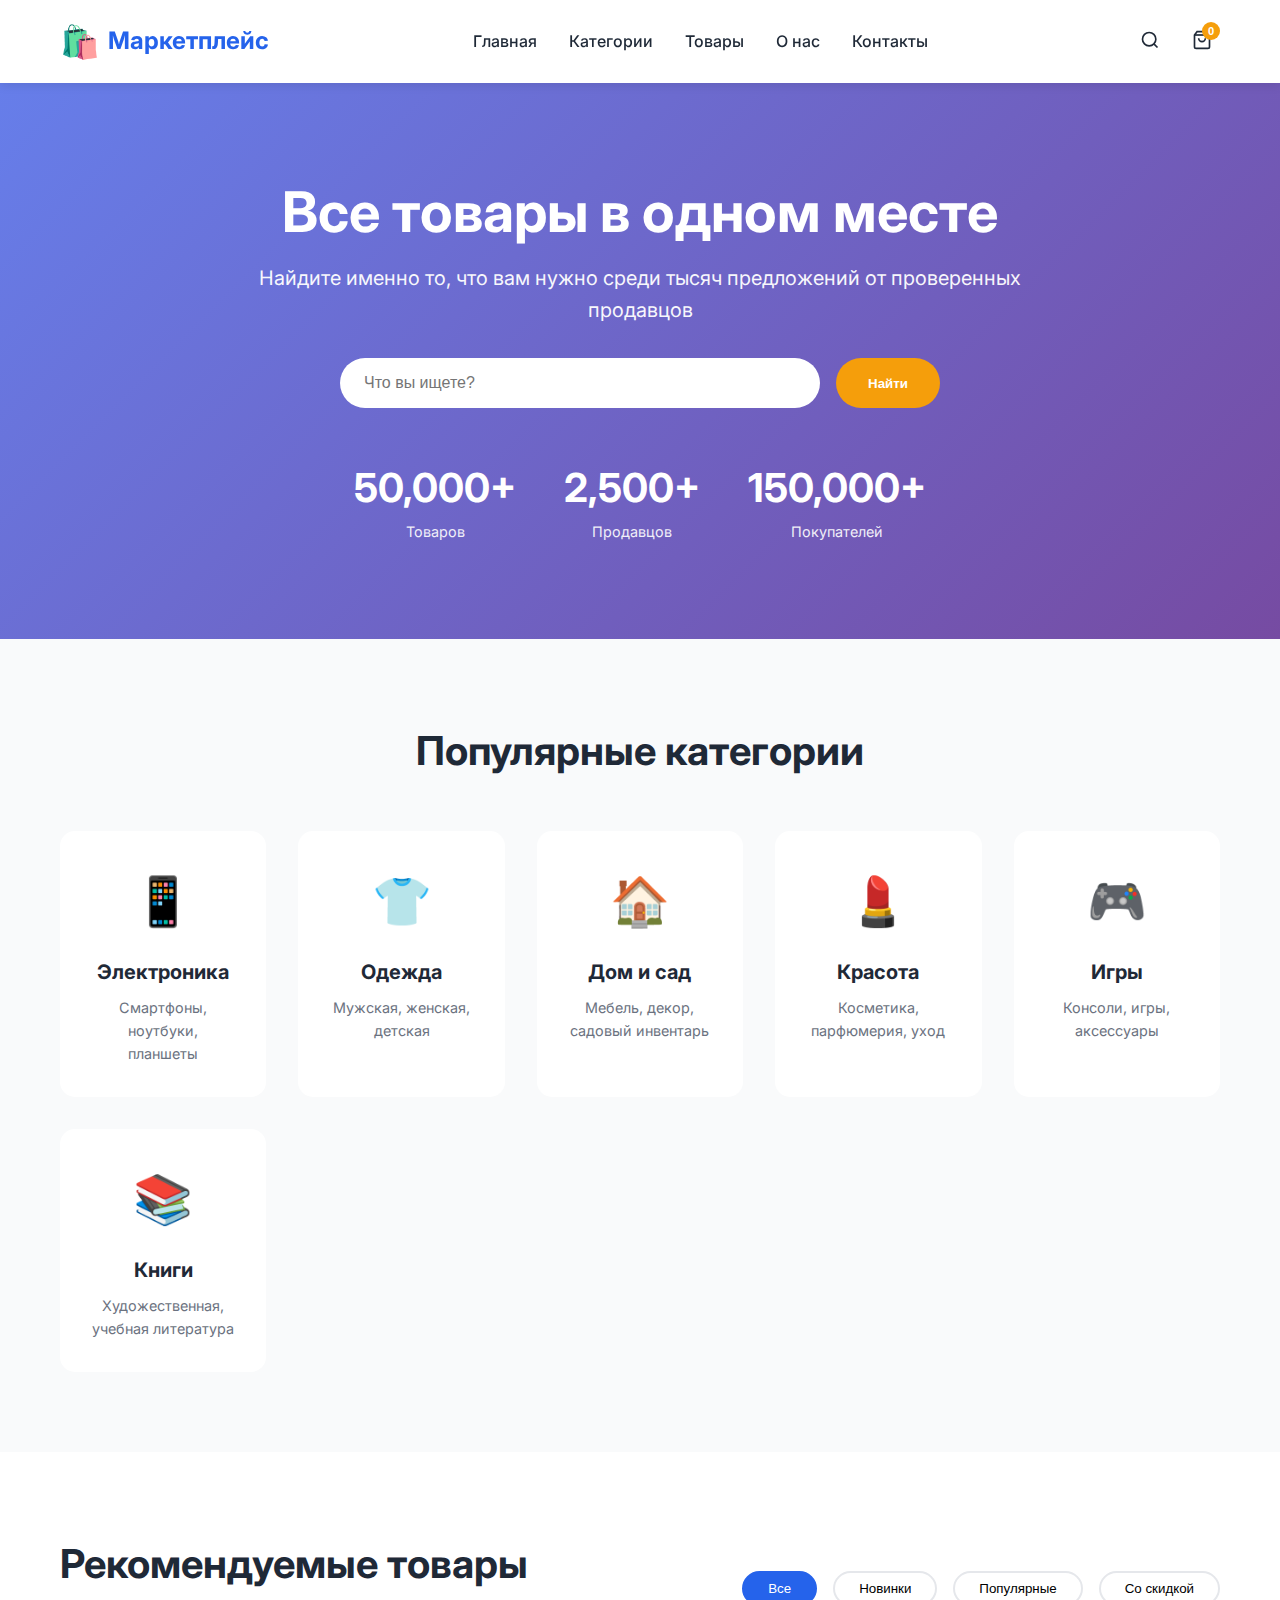
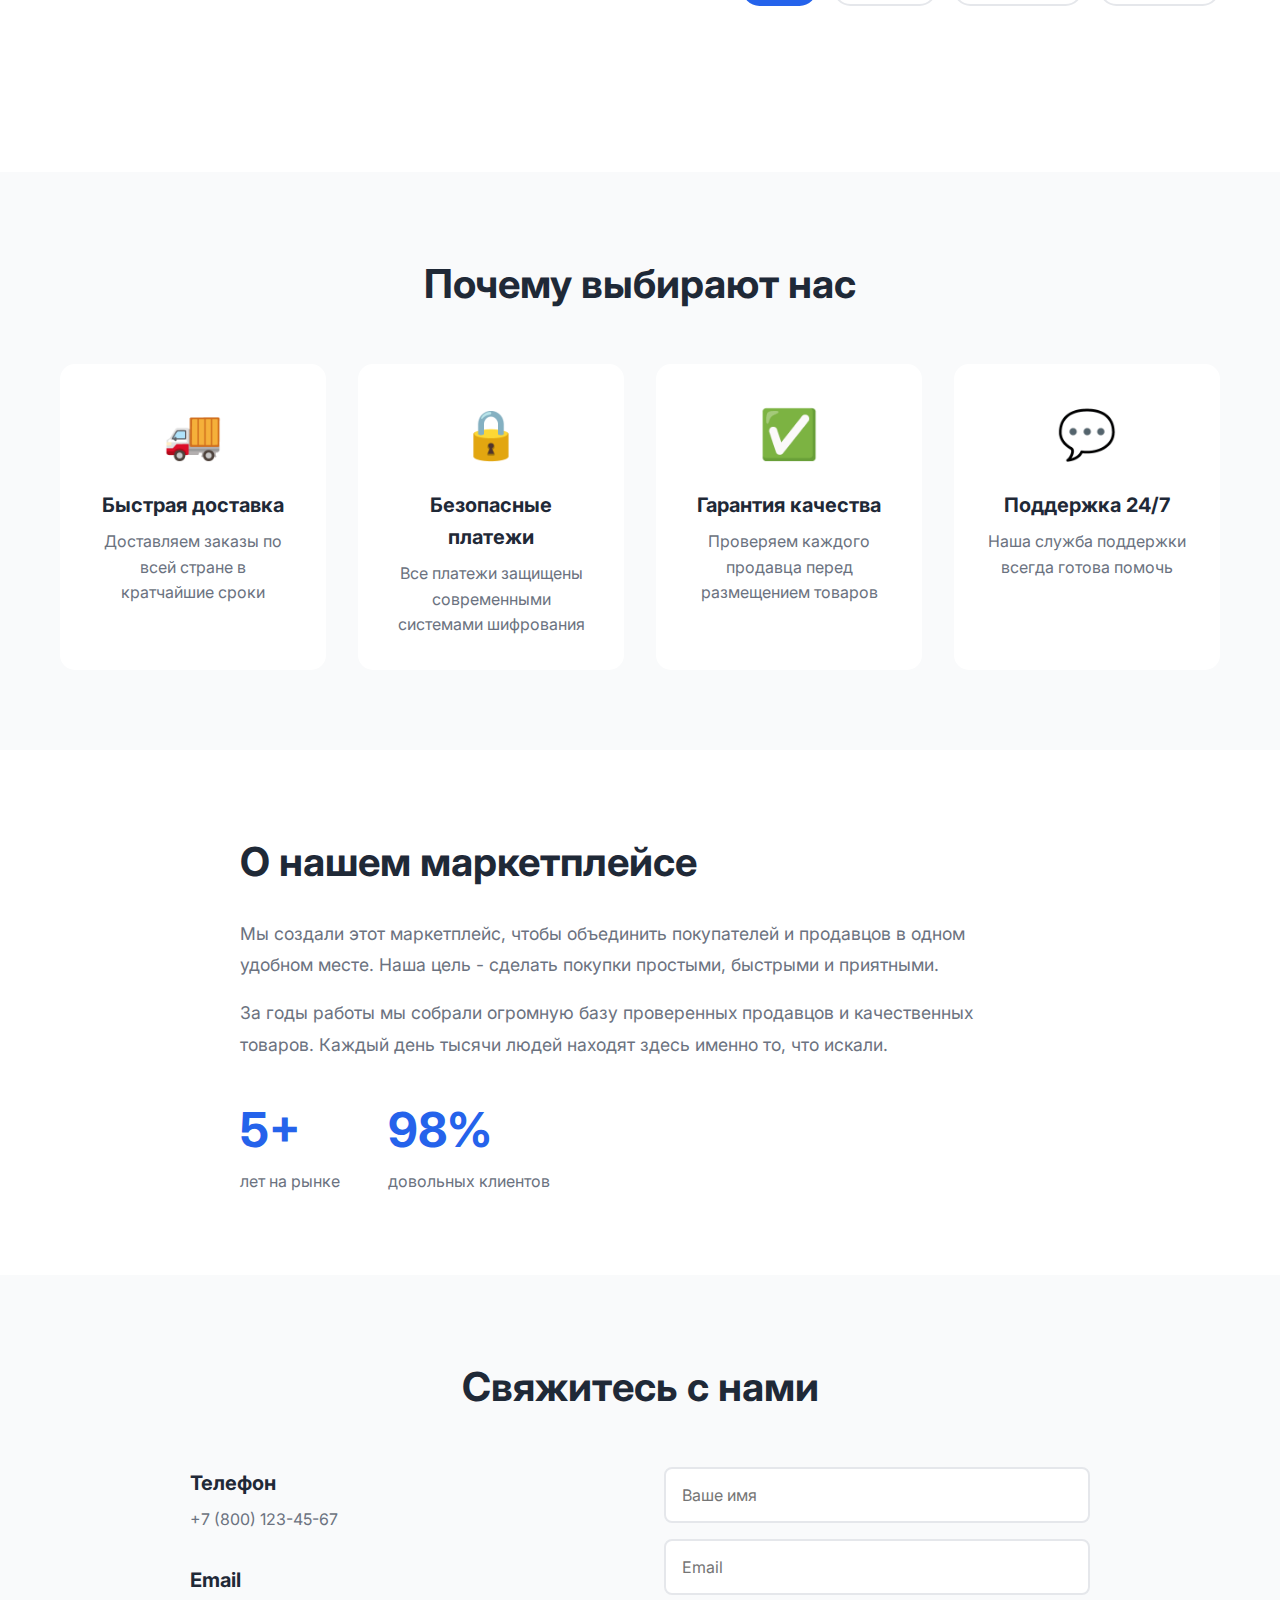
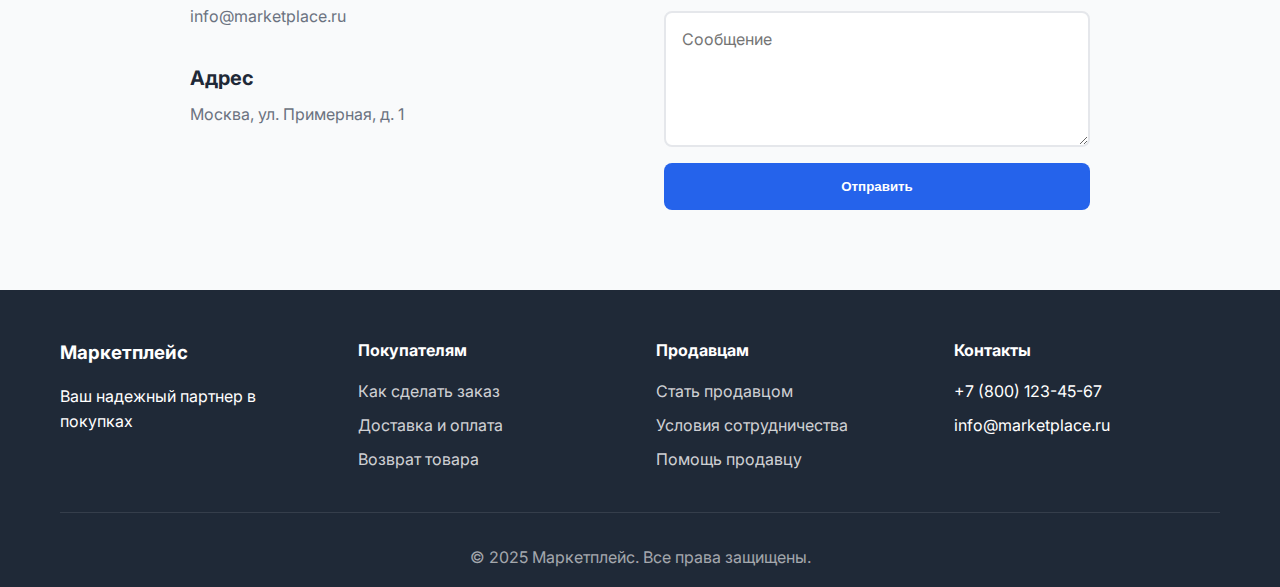
<file: index.html>
<!DOCTYPE html>
<html lang="ru">
<head>
    <meta charset="UTF-8">
    <meta name="viewport" content="width=device-width, initial-scale=1.0">
    <title>Маркетплейс - Все товары в одном месте</title>
    <link rel="preconnect" href="https://fonts.googleapis.com">
    <link rel="preconnect" href="https://fonts.gstatic.com" crossorigin>
    <link href="https://fonts.googleapis.com/css2?family=Inter:wght@300;400;500;600;700&display=swap" rel="stylesheet">
    <link rel="stylesheet" href="styles.css">
</head>
<body>
    <!-- Навигация -->
    <nav class="navbar">
        <div class="container">
            <div class="nav-content">
                <div class="logo">
                    <span class="logo-icon">🛍️</span>
                    <span class="logo-text">Маркетплейс</span>
                </div>
                <div class="nav-links">
                    <a href="#home">Главная</a>
                    <a href="#categories">Категории</a>
                    <a href="#products">Товары</a>
                    <a href="#about">О нас</a>
                    <a href="#contact">Контакты</a>
                </div>
                <div class="nav-actions">
                    <button class="search-btn" aria-label="Поиск">
                        <svg width="20" height="20" viewBox="0 0 24 24" fill="none" stroke="currentColor" stroke-width="2">
                            <circle cx="11" cy="11" r="8"></circle>
                            <path d="m21 21-4.35-4.35"></path>
                        </svg>
                    </button>
                    <button class="cart-btn" aria-label="Корзина">
                        <svg width="20" height="20" viewBox="0 0 24 24" fill="none" stroke="currentColor" stroke-width="2">
                            <path d="M6 2L3 6v14a2 2 0 0 0 2 2h14a2 2 0 0 0 2-2V6l-3-4z"></path>
                            <line x1="3" y1="6" x2="21" y2="6"></line>
                            <path d="M16 10a4 4 0 0 1-8 0"></path>
                        </svg>
                        <span class="cart-count">0</span>
                    </button>
                </div>
                <button class="mobile-menu-btn" aria-label="Меню">
                    <span></span>
                    <span></span>
                    <span></span>
                </button>
            </div>
        </div>
    </nav>

    <!-- Главная секция -->
    <section id="home" class="hero">
        <div class="container">
            <div class="hero-content">
                <h1 class="hero-title">Все товары в одном месте</h1>
                <p class="hero-subtitle">Найдите именно то, что вам нужно среди тысяч предложений от проверенных продавцов</p>
                <div class="hero-search">
                    <input type="text" placeholder="Что вы ищете?" class="search-input">
                    <button class="search-submit">Найти</button>
                </div>
                <div class="hero-stats">
                    <div class="stat-item">
                        <span class="stat-number">50,000+</span>
                        <span class="stat-label">Товаров</span>
                    </div>
                    <div class="stat-item">
                        <span class="stat-number">2,500+</span>
                        <span class="stat-label">Продавцов</span>
                    </div>
                    <div class="stat-item">
                        <span class="stat-number">150,000+</span>
                        <span class="stat-label">Покупателей</span>
                    </div>
                </div>
            </div>
        </div>
    </section>

    <!-- Категории -->
    <section id="categories" class="categories">
        <div class="container">
            <h2 class="section-title">Популярные категории</h2>
            <div class="categories-grid">
                <div class="category-card">
                    <div class="category-icon">📱</div>
                    <h3>Электроника</h3>
                    <p>Смартфоны, ноутбуки, планшеты</p>
                </div>
                <div class="category-card">
                    <div class="category-icon">👕</div>
                    <h3>Одежда</h3>
                    <p>Мужская, женская, детская</p>
                </div>
                <div class="category-card">
                    <div class="category-icon">🏠</div>
                    <h3>Дом и сад</h3>
                    <p>Мебель, декор, садовый инвентарь</p>
                </div>
                <div class="category-card">
                    <div class="category-icon">💄</div>
                    <h3>Красота</h3>
                    <p>Косметика, парфюмерия, уход</p>
                </div>
                <div class="category-card">
                    <div class="category-icon">🎮</div>
                    <h3>Игры</h3>
                    <p>Консоли, игры, аксессуары</p>
                </div>
                <div class="category-card">
                    <div class="category-icon">📚</div>
                    <h3>Книги</h3>
                    <p>Художественная, учебная литература</p>
                </div>
            </div>
        </div>
    </section>

    <!-- Товары -->
    <section id="products" class="products">
        <div class="container">
            <div class="section-header">
                <h2 class="section-title">Рекомендуемые товары</h2>
                <div class="filter-buttons">
                    <button class="filter-btn active">Все</button>
                    <button class="filter-btn">Новинки</button>
                    <button class="filter-btn">Популярные</button>
                    <button class="filter-btn">Со скидкой</button>
                </div>
            </div>
            <div class="products-grid" id="productsGrid">
                <!-- Товары будут добавлены через JavaScript -->
            </div>
        </div>
    </section>

    <!-- Преимущества -->
    <section class="features">
        <div class="container">
            <h2 class="section-title">Почему выбирают нас</h2>
            <div class="features-grid">
                <div class="feature-card">
                    <div class="feature-icon">🚚</div>
                    <h3>Быстрая доставка</h3>
                    <p>Доставляем заказы по всей стране в кратчайшие сроки</p>
                </div>
                <div class="feature-card">
                    <div class="feature-icon">🔒</div>
                    <h3>Безопасные платежи</h3>
                    <p>Все платежи защищены современными системами шифрования</p>
                </div>
                <div class="feature-card">
                    <div class="feature-icon">✅</div>
                    <h3>Гарантия качества</h3>
                    <p>Проверяем каждого продавца перед размещением товаров</p>
                </div>
                <div class="feature-card">
                    <div class="feature-icon">💬</div>
                    <h3>Поддержка 24/7</h3>
                    <p>Наша служба поддержки всегда готова помочь</p>
                </div>
            </div>
        </div>
    </section>

    <!-- О нас -->
    <section id="about" class="about">
        <div class="container">
            <div class="about-content">
                <div class="about-text">
                    <h2>О нашем маркетплейсе</h2>
                    <p>Мы создали этот маркетплейс, чтобы объединить покупателей и продавцов в одном удобном месте. Наша цель - сделать покупки простыми, быстрыми и приятными.</p>
                    <p>За годы работы мы собрали огромную базу проверенных продавцов и качественных товаров. Каждый день тысячи людей находят здесь именно то, что искали.</p>
                    <div class="about-stats">
                        <div class="about-stat">
                            <span class="about-stat-number">5+</span>
                            <span class="about-stat-label">лет на рынке</span>
                        </div>
                        <div class="about-stat">
                            <span class="about-stat-number">98%</span>
                            <span class="about-stat-label">довольных клиентов</span>
                        </div>
                    </div>
                </div>
            </div>
        </div>
    </section>

    <!-- Контакты -->
    <section id="contact" class="contact">
        <div class="container">
            <h2 class="section-title">Свяжитесь с нами</h2>
            <div class="contact-content">
                <div class="contact-info">
                    <div class="contact-item">
                        <h3>Телефон</h3>
                        <p>+7 (800) 123-45-67</p>
                    </div>
                    <div class="contact-item">
                        <h3>Email</h3>
                        <p>info@marketplace.ru</p>
                    </div>
                    <div class="contact-item">
                        <h3>Адрес</h3>
                        <p>Москва, ул. Примерная, д. 1</p>
                    </div>
                </div>
                <form class="contact-form">
                    <input type="text" placeholder="Ваше имя" required>
                    <input type="email" placeholder="Email" required>
                    <textarea placeholder="Сообщение" rows="5" required></textarea>
                    <button type="submit" class="submit-btn">Отправить</button>
                </form>
            </div>
        </div>
    </section>

    <!-- Подвал -->
    <footer class="footer">
        <div class="container">
            <div class="footer-content">
                <div class="footer-section">
                    <h3>Маркетплейс</h3>
                    <p>Ваш надежный партнер в покупках</p>
                </div>
                <div class="footer-section">
                    <h4>Покупателям</h4>
                    <ul>
                        <li><a href="#">Как сделать заказ</a></li>
                        <li><a href="#">Доставка и оплата</a></li>
                        <li><a href="#">Возврат товара</a></li>
                    </ul>
                </div>
                <div class="footer-section">
                    <h4>Продавцам</h4>
                    <ul>
                        <li><a href="#">Стать продавцом</a></li>
                        <li><a href="#">Условия сотрудничества</a></li>
                        <li><a href="#">Помощь продавцу</a></li>
                    </ul>
                </div>
                <div class="footer-section">
                    <h4>Контакты</h4>
                    <ul>
                        <li>+7 (800) 123-45-67</li>
                        <li>info@marketplace.ru</li>
                    </ul>
                </div>
            </div>
            <div class="footer-bottom">
                <p>&copy; 2025 Маркетплейс. Все права защищены.</p>
            </div>
        </div>
    </footer>

    <!-- Модальное окно корзины -->
    <div id="cartModal" class="cart-modal">
        <div class="cart-modal-content">
            <div class="cart-modal-header">
                <h2>Корзина</h2>
                <button class="cart-close-btn" aria-label="Закрыть">&times;</button>
            </div>
            <div class="cart-items" id="cartItems">
                <div class="cart-empty">
                    <p>Ваша корзина пуста</p>
                </div>
            </div>
            <div class="cart-footer" id="cartFooter" style="display: none;">
                <div class="cart-total">
                    <span>Итого:</span>
                    <span id="cartTotal">0 ₽</span>
                </div>
                <button class="cart-checkout-btn">Оформить заказ</button>
            </div>
        </div>
    </div>

    <script src="products-data.js"></script>
    <script src="script.js"></script>
</body>
</html>
</file>
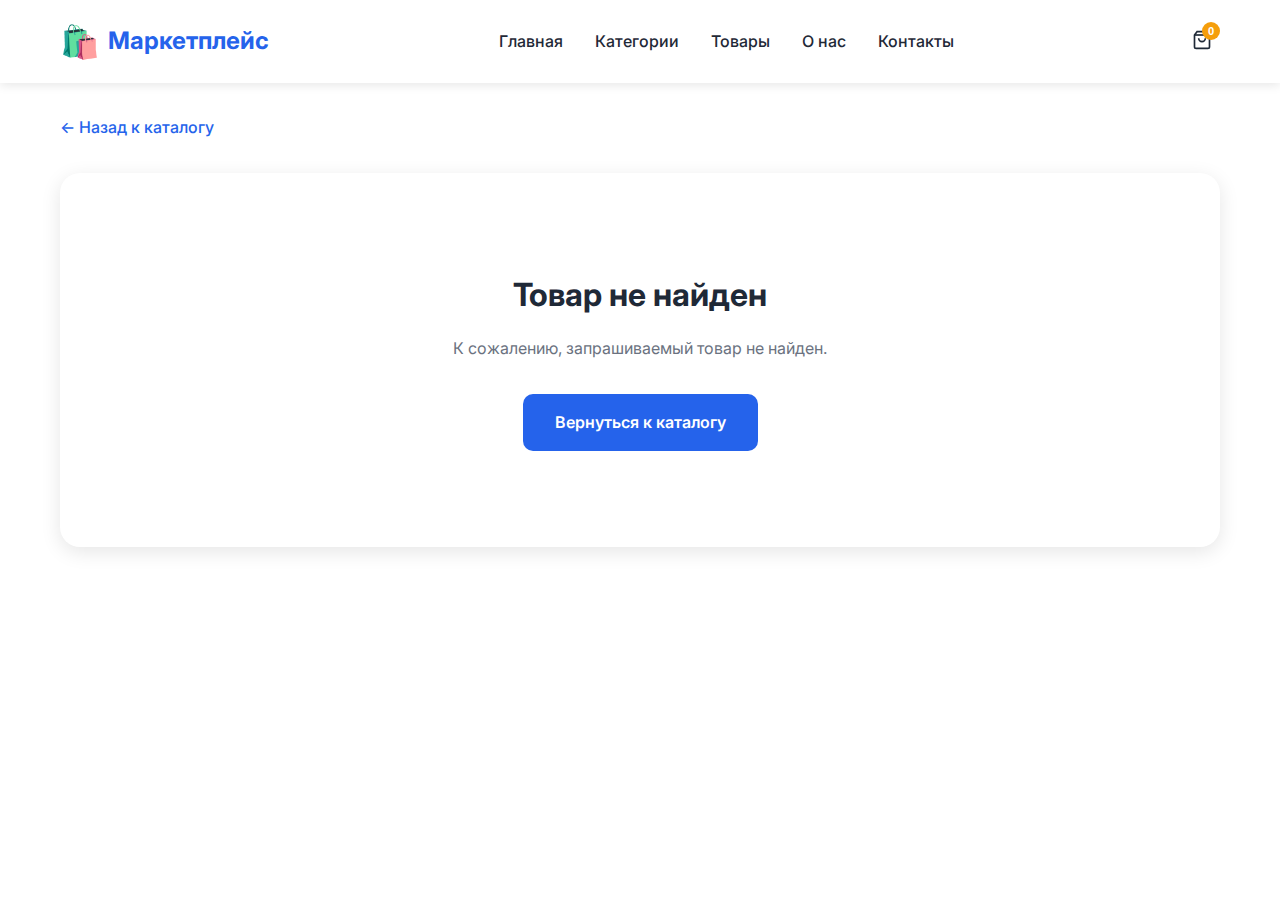
<file: product.html>
<!DOCTYPE html>
<html lang="ru">
<head>
    <meta charset="UTF-8">
    <meta name="viewport" content="width=device-width, initial-scale=1.0">
    <title>Товар - Маркетплейс</title>
    <link rel="preconnect" href="https://fonts.googleapis.com">
    <link rel="preconnect" href="https://fonts.gstatic.com" crossorigin>
    <link href="https://fonts.googleapis.com/css2?family=Inter:wght@300;400;500;600;700&display=swap" rel="stylesheet">
    <link rel="stylesheet" href="styles.css">
    <link rel="stylesheet" href="product.css">
</head>
<body>
    <!-- Навигация -->
    <nav class="navbar">
        <div class="container">
            <div class="nav-content">
                <div class="logo">
                    <span class="logo-icon">🛍️</span>
                    <a href="index.html" class="logo-text" style="text-decoration: none; color: inherit;">Маркетплейс</a>
                </div>
                <div class="nav-links">
                    <a href="index.html#home">Главная</a>
                    <a href="index.html#categories">Категории</a>
                    <a href="index.html#products">Товары</a>
                    <a href="index.html#about">О нас</a>
                    <a href="index.html#contact">Контакты</a>
                </div>
                <div class="nav-actions">
                    <button class="cart-btn" aria-label="Корзина">
                        <svg width="20" height="20" viewBox="0 0 24 24" fill="none" stroke="currentColor" stroke-width="2">
                            <path d="M6 2L3 6v14a2 2 0 0 0 2 2h14a2 2 0 0 0 2-2V6l-3-4z"></path>
                            <line x1="3" y1="6" x2="21" y2="6"></line>
                            <path d="M16 10a4 4 0 0 1-8 0"></path>
                        </svg>
                        <span class="cart-count">0</span>
                    </button>
                </div>
            </div>
        </div>
    </nav>

    <!-- Страница товара -->
    <section class="product-page">
        <div class="container">
            <a href="index.html#products" class="back-link">← Назад к каталогу</a>
            
            <div class="product-detail" id="productDetail">
                <!-- Контент будет загружен через JavaScript -->
            </div>
        </div>
    </section>

    <!-- Модальное окно корзины -->
    <div id="cartModal" class="cart-modal">
        <div class="cart-modal-content">
            <div class="cart-modal-header">
                <h2>Корзина</h2>
                <button class="cart-close-btn" aria-label="Закрыть">&times;</button>
            </div>
            <div class="cart-items" id="cartItems">
                <div class="cart-empty">
                    <p>Ваша корзина пуста</p>
                </div>
            </div>
            <div class="cart-footer" id="cartFooter" style="display: none;">
                <div class="cart-total">
                    <span>Итого:</span>
                    <span id="cartTotal">0 ₽</span>
                </div>
                <button class="cart-checkout-btn">Оформить заказ</button>
            </div>
        </div>
    </div>

    <script src="products-data.js"></script>
    <script src="script.js"></script>
    <script src="product.js"></script>
</body>
</html>
</file>
<file: styles.css>
* {
    margin: 0;
    padding: 0;
    box-sizing: border-box;
}

:root {
    --primary: #2563eb;
    --primary-dark: #1e40af;
    --secondary: #7c3aed;
    --accent: #f59e0b;
    --text: #1f2937;
    --text-light: #6b7280;
    --bg: #ffffff;
    --bg-light: #f9fafb;
    --border: #e5e7eb;
    --success: #10b981;
    --shadow: rgba(0, 0, 0, 0.1);
    --shadow-lg: rgba(0, 0, 0, 0.15);
}

body {
    font-family: 'Inter', -apple-system, BlinkMacSystemFont, 'Segoe UI', sans-serif;
    color: var(--text);
    line-height: 1.6;
    overflow-x: hidden;
}

.container {
    max-width: 1200px;
    margin: 0 auto;
    padding: 0 20px;
}

/* Навигация */
.navbar {
    background: var(--bg);
    box-shadow: 0 2px 10px var(--shadow);
    position: sticky;
    top: 0;
    z-index: 1000;
    padding: 1rem 0;
}

.nav-content {
    display: flex;
    align-items: center;
    justify-content: space-between;
}

.logo {
    display: flex;
    align-items: center;
    gap: 0.5rem;
    font-size: 1.5rem;
    font-weight: 700;
    color: var(--primary);
}

.logo-icon {
    font-size: 2rem;
}

.nav-links {
    display: flex;
    gap: 2rem;
}

.nav-links a {
    text-decoration: none;
    color: var(--text);
    font-weight: 500;
    transition: color 0.3s;
}

.nav-links a:hover {
    color: var(--primary);
}

.nav-actions {
    display: flex;
    gap: 1rem;
    align-items: center;
}

.search-btn,
.cart-btn {
    background: none;
    border: none;
    cursor: pointer;
    padding: 0.5rem;
    color: var(--text);
    transition: color 0.3s;
    position: relative;
}

.search-btn:hover,
.cart-btn:hover {
    color: var(--primary);
}

.cart-count {
    position: absolute;
    top: 0;
    right: 0;
    background: var(--accent);
    color: white;
    border-radius: 50%;
    width: 18px;
    height: 18px;
    font-size: 0.7rem;
    display: flex;
    align-items: center;
    justify-content: center;
    font-weight: 600;
}

.mobile-menu-btn {
    display: none;
    flex-direction: column;
    gap: 4px;
    background: none;
    border: none;
    cursor: pointer;
    padding: 0.5rem;
}

.mobile-menu-btn span {
    width: 25px;
    height: 3px;
    background: var(--text);
    transition: all 0.3s;
}

/* Hero секция */
.hero {
    background: linear-gradient(135deg, #667eea 0%, #764ba2 100%);
    color: white;
    padding: 6rem 0;
    text-align: center;
}

.hero-content {
    max-width: 800px;
    margin: 0 auto;
}

.hero-title {
    font-size: 3.5rem;
    font-weight: 700;
    margin-bottom: 1rem;
    line-height: 1.2;
}

.hero-subtitle {
    font-size: 1.25rem;
    margin-bottom: 2rem;
    opacity: 0.95;
}

.hero-search {
    display: flex;
    gap: 1rem;
    max-width: 600px;
    margin: 0 auto 3rem;
}

.search-input {
    flex: 1;
    padding: 1rem 1.5rem;
    border: none;
    border-radius: 50px;
    font-size: 1rem;
    outline: none;
}

.search-submit {
    padding: 1rem 2rem;
    background: var(--accent);
    color: white;
    border: none;
    border-radius: 50px;
    font-weight: 600;
    cursor: pointer;
    transition: transform 0.3s, box-shadow 0.3s;
}

.search-submit:hover {
    transform: translateY(-2px);
    box-shadow: 0 5px 15px rgba(245, 158, 11, 0.4);
}

.hero-stats {
    display: flex;
    justify-content: center;
    gap: 3rem;
    margin-top: 3rem;
}

.stat-item {
    display: flex;
    flex-direction: column;
}

.stat-number {
    font-size: 2.5rem;
    font-weight: 700;
}

.stat-label {
    font-size: 0.9rem;
    opacity: 0.9;
}

/* Категории */
.categories {
    padding: 5rem 0;
    background: var(--bg-light);
}

.section-title {
    font-size: 2.5rem;
    font-weight: 700;
    text-align: center;
    margin-bottom: 3rem;
    color: var(--text);
}

.categories-grid {
    display: grid;
    grid-template-columns: repeat(auto-fit, minmax(200px, 1fr));
    gap: 2rem;
}

.category-card {
    background: white;
    padding: 2rem;
    border-radius: 15px;
    text-align: center;
    transition: transform 0.3s, box-shadow 0.3s;
    cursor: pointer;
}

.category-card:hover {
    transform: translateY(-5px);
    box-shadow: 0 10px 30px var(--shadow);
}

.category-icon {
    font-size: 3rem;
    margin-bottom: 1rem;
}

.category-card h3 {
    font-size: 1.25rem;
    margin-bottom: 0.5rem;
    color: var(--text);
}

.category-card p {
    color: var(--text-light);
    font-size: 0.9rem;
}

/* Товары */
.products {
    padding: 5rem 0;
}

.section-header {
    display: flex;
    justify-content: space-between;
    align-items: center;
    margin-bottom: 3rem;
    flex-wrap: wrap;
    gap: 1rem;
}

.filter-buttons {
    display: flex;
    gap: 1rem;
}

.filter-btn {
    padding: 0.5rem 1.5rem;
    border: 2px solid var(--border);
    background: white;
    border-radius: 25px;
    cursor: pointer;
    transition: all 0.3s;
    font-weight: 500;
}

.filter-btn:hover,
.filter-btn.active {
    background: var(--primary);
    color: white;
    border-color: var(--primary);
}

.products-grid {
    display: grid;
    grid-template-columns: repeat(auto-fill, minmax(250px, 1fr));
    gap: 2rem;
}

.product-card {
    background: white;
    border-radius: 15px;
    overflow: hidden;
    transition: transform 0.3s, box-shadow 0.3s;
    cursor: pointer;
    border: 1px solid var(--border);
}

.product-card:hover {
    transform: translateY(-5px);
    box-shadow: 0 10px 30px var(--shadow);
}

.product-image {
    width: 100%;
    height: 200px;
    background: linear-gradient(135deg, #667eea 0%, #764ba2 100%);
    display: flex;
    align-items: center;
    justify-content: center;
    font-size: 4rem;
    color: white;
}

.product-info {
    padding: 1.5rem;
}

.product-name {
    font-size: 1.1rem;
    font-weight: 600;
    margin-bottom: 0.5rem;
    color: var(--text);
}

.product-description {
    color: var(--text-light);
    font-size: 0.9rem;
    margin-bottom: 1rem;
}

.product-footer {
    display: flex;
    justify-content: space-between;
    align-items: center;
}

.product-price {
    font-size: 1.5rem;
    font-weight: 700;
    color: var(--primary);
}

.product-old-price {
    font-size: 1rem;
    color: var(--text-light);
    text-decoration: line-through;
    margin-left: 0.5rem;
}

.add-to-cart {
    padding: 0.5rem 1rem;
    background: var(--primary);
    color: white;
    border: none;
    border-radius: 8px;
    cursor: pointer;
    font-weight: 600;
    transition: background 0.3s;
}

.add-to-cart:hover {
    background: var(--primary-dark);
}

.product-badge {
    position: absolute;
    top: 10px;
    right: 10px;
    padding: 0.25rem 0.75rem;
    background: var(--accent);
    color: white;
    border-radius: 20px;
    font-size: 0.8rem;
    font-weight: 600;
}

/* Преимущества */
.features {
    padding: 5rem 0;
    background: var(--bg-light);
}

.features-grid {
    display: grid;
    grid-template-columns: repeat(auto-fit, minmax(250px, 1fr));
    gap: 2rem;
}

.feature-card {
    background: white;
    padding: 2rem;
    border-radius: 15px;
    text-align: center;
}

.feature-icon {
    font-size: 3rem;
    margin-bottom: 1rem;
}

.feature-card h3 {
    font-size: 1.25rem;
    margin-bottom: 0.5rem;
    color: var(--text);
}

.feature-card p {
    color: var(--text-light);
}

/* О нас */
.about {
    padding: 5rem 0;
}

.about-content {
    max-width: 800px;
    margin: 0 auto;
}

.about-text h2 {
    font-size: 2.5rem;
    margin-bottom: 1.5rem;
    color: var(--text);
}

.about-text p {
    font-size: 1.1rem;
    color: var(--text-light);
    margin-bottom: 1rem;
    line-height: 1.8;
}

.about-stats {
    display: flex;
    gap: 3rem;
    margin-top: 2rem;
}

.about-stat {
    display: flex;
    flex-direction: column;
}

.about-stat-number {
    font-size: 3rem;
    font-weight: 700;
    color: var(--primary);
}

.about-stat-label {
    color: var(--text-light);
}

/* Контакты */
.contact {
    padding: 5rem 0;
    background: var(--bg-light);
}

.contact-content {
    display: grid;
    grid-template-columns: 1fr 1fr;
    gap: 3rem;
    max-width: 900px;
    margin: 0 auto;
}

.contact-info {
    display: flex;
    flex-direction: column;
    gap: 2rem;
}

.contact-item h3 {
    font-size: 1.25rem;
    margin-bottom: 0.5rem;
    color: var(--text);
}

.contact-item p {
    color: var(--text-light);
}

.contact-form {
    display: flex;
    flex-direction: column;
    gap: 1rem;
}

.contact-form input,
.contact-form textarea {
    padding: 1rem;
    border: 2px solid var(--border);
    border-radius: 8px;
    font-family: inherit;
    font-size: 1rem;
    outline: none;
    transition: border-color 0.3s;
}

.contact-form input:focus,
.contact-form textarea:focus {
    border-color: var(--primary);
}

.submit-btn {
    padding: 1rem 2rem;
    background: var(--primary);
    color: white;
    border: none;
    border-radius: 8px;
    font-weight: 600;
    cursor: pointer;
    transition: background 0.3s;
}

.submit-btn:hover {
    background: var(--primary-dark);
}

/* Подвал */
.footer {
    background: var(--text);
    color: white;
    padding: 3rem 0 1rem;
}

.footer-content {
    display: grid;
    grid-template-columns: repeat(auto-fit, minmax(200px, 1fr));
    gap: 2rem;
    margin-bottom: 2rem;
}

.footer-section h3,
.footer-section h4 {
    margin-bottom: 1rem;
}

.footer-section ul {
    list-style: none;
}

.footer-section ul li {
    margin-bottom: 0.5rem;
}

.footer-section a {
    color: rgba(255, 255, 255, 0.8);
    text-decoration: none;
    transition: color 0.3s;
}

.footer-section a:hover {
    color: white;
}

.footer-bottom {
    text-align: center;
    padding-top: 2rem;
    border-top: 1px solid rgba(255, 255, 255, 0.1);
    color: rgba(255, 255, 255, 0.6);
}

/* Модальное окно корзины */
.cart-modal {
    display: none;
    position: fixed;
    z-index: 2000;
    left: 0;
    top: 0;
    width: 100%;
    height: 100%;
    background-color: rgba(0, 0, 0, 0.5);
    backdrop-filter: blur(5px);
}

.cart-modal.active {
    display: flex;
    align-items: center;
    justify-content: center;
}

.cart-modal-content {
    background: white;
    border-radius: 20px;
    width: 90%;
    max-width: 600px;
    max-height: 80vh;
    display: flex;
    flex-direction: column;
    box-shadow: 0 20px 60px rgba(0, 0, 0, 0.3);
    animation: slideIn 0.3s ease;
}

@keyframes slideIn {
    from {
        transform: translateY(-50px);
        opacity: 0;
    }
    to {
        transform: translateY(0);
        opacity: 1;
    }
}

.cart-modal-header {
    display: flex;
    justify-content: space-between;
    align-items: center;
    padding: 1.5rem 2rem;
    border-bottom: 2px solid var(--border);
}

.cart-modal-header h2 {
    font-size: 1.5rem;
    color: var(--text);
}

.cart-close-btn {
    background: none;
    border: none;
    font-size: 2rem;
    color: var(--text-light);
    cursor: pointer;
    transition: color 0.3s;
    line-height: 1;
}

.cart-close-btn:hover {
    color: var(--text);
}

.cart-items {
    flex: 1;
    overflow-y: auto;
    padding: 1rem 2rem;
}

.cart-empty {
    text-align: center;
    padding: 3rem 1rem;
    color: var(--text-light);
}

.cart-item {
    display: flex;
    gap: 1rem;
    padding: 1rem 0;
    border-bottom: 1px solid var(--border);
}

.cart-item:last-child {
    border-bottom: none;
}

.cart-item-image {
    width: 80px;
    height: 80px;
    background: var(--bg-light);
    border-radius: 10px;
    display: flex;
    align-items: center;
    justify-content: center;
    font-size: 2rem;
    flex-shrink: 0;
}

.cart-item-info {
    flex: 1;
}

.cart-item-name {
    font-weight: 600;
    margin-bottom: 0.25rem;
    color: var(--text);
}

.cart-item-price {
    color: var(--primary);
    font-weight: 600;
}

.cart-item-remove {
    background: none;
    border: none;
    color: var(--text-light);
    cursor: pointer;
    padding: 0.5rem;
    transition: color 0.3s;
}

.cart-item-remove:hover {
    color: #ef4444;
}

.cart-footer {
    padding: 1.5rem 2rem;
    border-top: 2px solid var(--border);
    background: var(--bg-light);
}

.cart-total {
    display: flex;
    justify-content: space-between;
    align-items: center;
    margin-bottom: 1rem;
    font-size: 1.25rem;
    font-weight: 700;
}

.cart-checkout-btn {
    width: 100%;
    padding: 1rem;
    background: var(--primary);
    color: white;
    border: none;
    border-radius: 10px;
    font-weight: 600;
    font-size: 1rem;
    cursor: pointer;
    transition: background 0.3s;
}

.cart-checkout-btn:hover {
    background: var(--primary-dark);
}

/* Адаптивность */
@media (max-width: 768px) {
    .nav-links {
        display: none;
    }

    .mobile-menu-btn {
        display: flex;
    }

    .hero-title {
        font-size: 2.5rem;
    }

    .hero-search {
        flex-direction: column;
    }

    .hero-stats {
        flex-direction: column;
        gap: 1.5rem;
    }

    .section-header {
        flex-direction: column;
        align-items: flex-start;
    }

    .contact-content {
        grid-template-columns: 1fr;
    }

    .about-stats {
        flex-direction: column;
        gap: 1.5rem;
    }

    .cart-modal-content {
        width: 100%;
        max-height: 100vh;
        border-radius: 0;
    }
}
</file>
<file: product.css>
/* Страница товара */
.product-page {
    padding: 2rem 0 5rem;
    min-height: calc(100vh - 200px);
}

.back-link {
    display: inline-block;
    margin-bottom: 2rem;
    color: var(--primary);
    text-decoration: none;
    font-weight: 500;
    transition: color 0.3s;
}

.back-link:hover {
    color: var(--primary-dark);
}

.product-detail {
    display: grid;
    grid-template-columns: 1fr 1fr;
    gap: 3rem;
    background: white;
    border-radius: 20px;
    padding: 3rem;
    box-shadow: 0 5px 20px var(--shadow);
}

.product-detail-image {
    width: 100%;
    aspect-ratio: 1;
    background: linear-gradient(135deg, #667eea 0%, #764ba2 100%);
    border-radius: 15px;
    display: flex;
    align-items: center;
    justify-content: center;
    font-size: 8rem;
    color: white;
    box-shadow: 0 10px 30px var(--shadow);
}

.product-detail-info {
    display: flex;
    flex-direction: column;
}

.product-detail-badge {
    display: inline-block;
    padding: 0.5rem 1rem;
    background: var(--accent);
    color: white;
    border-radius: 20px;
    font-size: 0.9rem;
    font-weight: 600;
    margin-bottom: 1rem;
    width: fit-content;
}

.product-detail-title {
    font-size: 2.5rem;
    font-weight: 700;
    margin-bottom: 1rem;
    color: var(--text);
}

.product-detail-description {
    font-size: 1.1rem;
    color: var(--text-light);
    line-height: 1.8;
    margin-bottom: 2rem;
}

.product-detail-features {
    margin-bottom: 2rem;
}

.product-detail-features h3 {
    font-size: 1.25rem;
    margin-bottom: 1rem;
    color: var(--text);
}

.product-detail-features ul {
    list-style: none;
    padding: 0;
}

.product-detail-features li {
    padding: 0.5rem 0;
    color: var(--text-light);
    position: relative;
    padding-left: 1.5rem;
}

.product-detail-features li::before {
    content: '✓';
    position: absolute;
    left: 0;
    color: var(--primary);
    font-weight: bold;
}

.product-detail-price {
    margin-bottom: 2rem;
}

.product-detail-price-current {
    font-size: 2.5rem;
    font-weight: 700;
    color: var(--primary);
    margin-right: 1rem;
}

.product-detail-price-old {
    font-size: 1.5rem;
    color: var(--text-light);
    text-decoration: line-through;
}

.product-detail-actions {
    display: flex;
    gap: 1rem;
    flex-wrap: wrap;
}

.product-detail-btn {
    flex: 1;
    min-width: 200px;
    padding: 1rem 2rem;
    border: none;
    border-radius: 10px;
    font-weight: 600;
    font-size: 1rem;
    cursor: pointer;
    transition: all 0.3s;
}

.product-detail-btn-primary {
    background: var(--primary);
    color: white;
}

.product-detail-btn-primary:hover {
    background: var(--primary-dark);
    transform: translateY(-2px);
    box-shadow: 0 5px 15px rgba(37, 99, 235, 0.4);
}

.product-detail-btn-secondary {
    background: white;
    color: var(--primary);
    border: 2px solid var(--primary);
}

.product-detail-btn-secondary:hover {
    background: var(--bg-light);
}

@media (max-width: 768px) {
    .product-detail {
        grid-template-columns: 1fr;
        padding: 2rem 1.5rem;
    }

    .product-detail-image {
        font-size: 5rem;
    }

    .product-detail-title {
        font-size: 2rem;
    }

    .product-detail-price-current {
        font-size: 2rem;
    }

    .product-detail-actions {
        flex-direction: column;
    }

    .product-detail-btn {
        width: 100%;
    }
}
</file>
